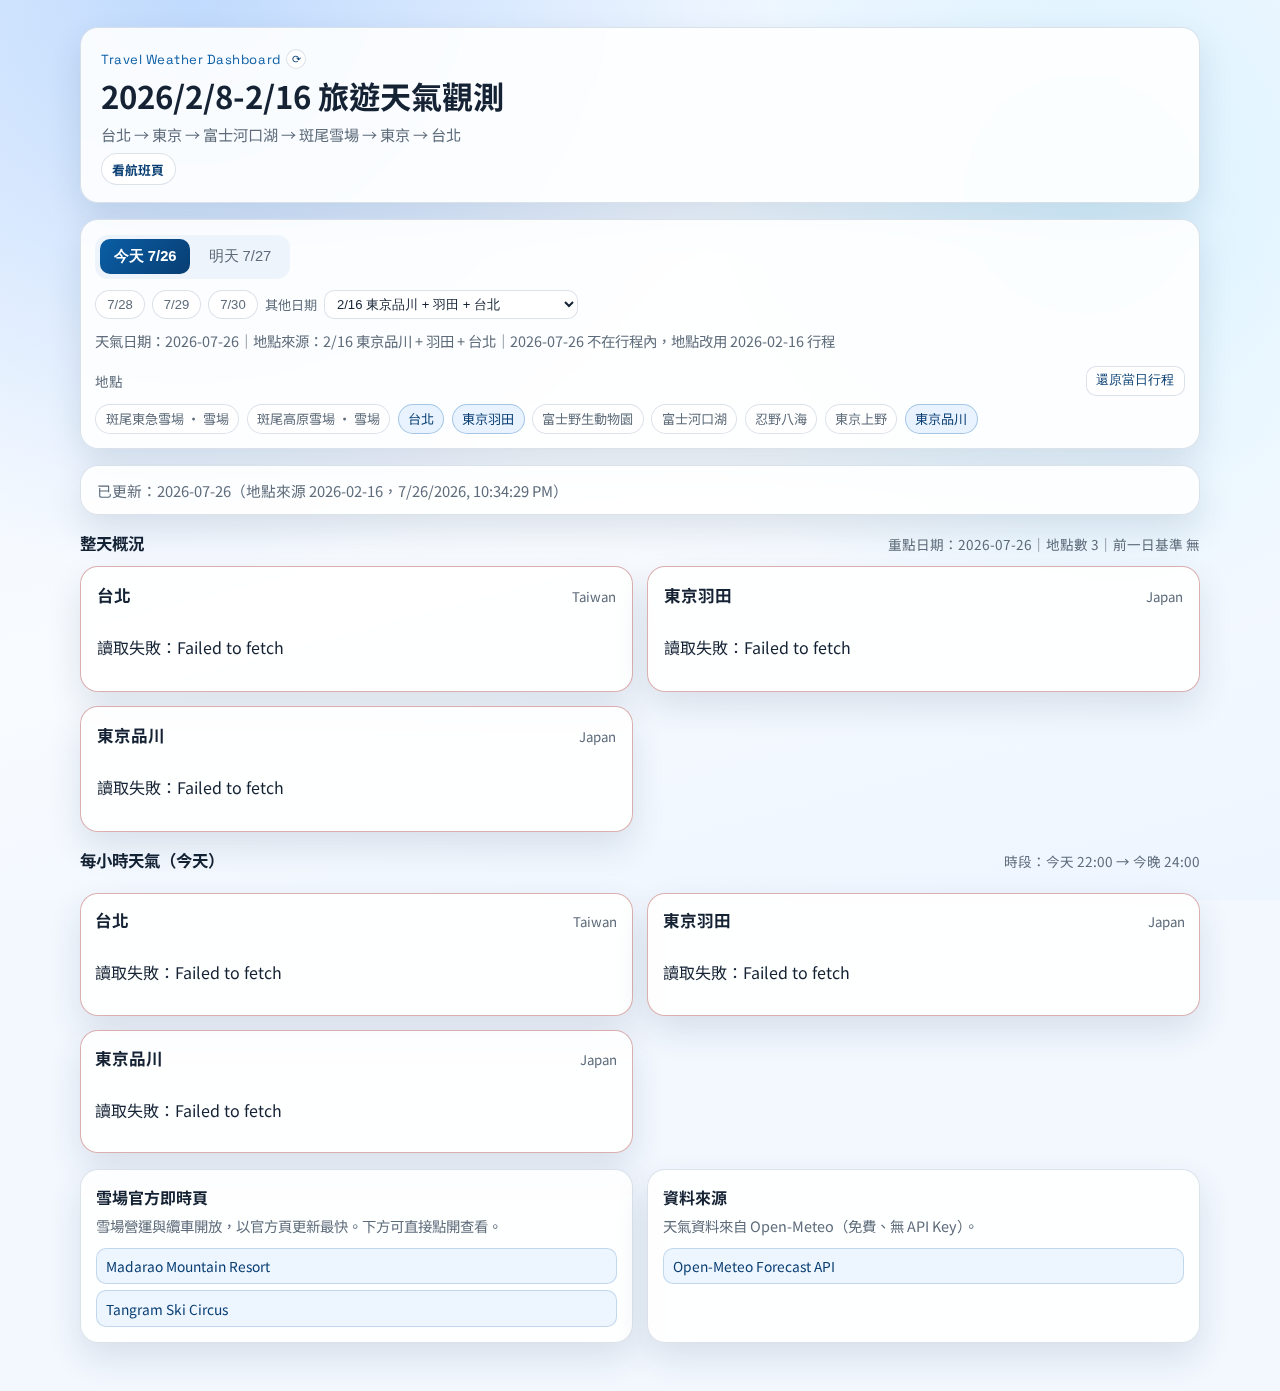
<file: index.html>
<!doctype html>
<html lang="zh-Hant">
  <head>
    <meta charset="UTF-8" />
    <meta name="viewport" content="width=device-width, initial-scale=1.0" />
    <title>2026/2/8-2/16 旅遊天氣觀測</title>
    <link
      rel="stylesheet"
      href="https://fonts.googleapis.com/css2?family=Noto+Sans+TC:wght@400;600;700&family=Space+Grotesk:wght@500;700&display=swap"
    />
    <link rel="stylesheet" href="./styles.css" />
  </head>
  <body>
    <div class="page-bg"></div>
    <main class="app-shell">
      <header class="app-header">
        <div>
          <div class="eyebrow-row">
            <p class="eyebrow">Travel Weather Dashboard</p>
            <button id="refreshBtn" class="refresh-btn" type="button" aria-label="重新整理" title="重新整理">
              <span class="refresh-icon" aria-hidden="true">⟳</span>
            </button>
          </div>
          <h1>2026/2/8-2/16 旅遊天氣觀測</h1>
          <p class="subtitle">台北 → 東京 → 富士河口湖 → 斑尾雪場 → 東京 → 台北</p>
          <nav class="page-nav" aria-label="頁面導覽">
            <a href="./flight-status.html">看航班頁</a>
          </nav>
        </div>
      </header>

      <section class="mode-panel">
        <div class="mode-switch" role="tablist" aria-label="看板模式">
          <button id="todayModeBtn" class="mode-btn active" type="button" data-mode="today">今天總覽</button>
          <button id="tomorrowModeBtn" class="mode-btn" type="button" data-mode="tomorrow">明天總覽</button>
        </div>
        <div class="date-switch" aria-label="後續日期">
          <button class="day-btn" type="button" data-offset="2">--/--</button>
          <button class="day-btn" type="button" data-offset="3">--/--</button>
          <button class="day-btn" type="button" data-offset="4">--/--</button>
          <label class="date-select-wrap">
            <span>其他日期</span>
            <select id="customDateSelect"></select>
          </label>
        </div>
        <p id="planHint" class="plan-hint"></p>
        <div class="location-panel">
          <div class="location-panel-head">
            <p>地點</p>
            <button id="resetLocationsBtn" class="ghost-btn" type="button">還原當日行程</button>
          </div>
          <div id="locationFilters" class="location-filters"></div>
        </div>
      </section>

      <section class="status-panel">
        <p id="statusText">準備載入資料...</p>
      </section>

      <section>
        <div class="section-head">
          <h2>整天概況</h2>
          <p id="dailySectionHint"></p>
        </div>
        <section id="cardsGrid" class="cards-grid" aria-live="polite"></section>
      </section>

      <section class="hourly-section">
        <div class="section-head">
          <h2 id="hourlyTitle">每小時天氣</h2>
          <p id="hourlyHint"></p>
        </div>
        <div id="hourlyGrid" class="hourly-grid" aria-live="polite"></div>
      </section>

      <section class="info-grid">
        <article class="info-card">
          <h2>雪場官方即時頁</h2>
          <p>雪場營運與纜車開放，以官方頁更新最快。下方可直接點開查看。</p>
          <div class="links">
            <a href="https://www.madarao.jp/ski/" target="_blank" rel="noreferrer">Madarao Mountain Resort</a>
            <a href="https://www.tangram.jp/ski/" target="_blank" rel="noreferrer">Tangram Ski Circus</a>
          </div>
        </article>
        <article class="info-card">
          <h2>資料來源</h2>
          <p>天氣資料來自 Open-Meteo（免費、無 API Key）。</p>
          <div class="links">
            <a href="https://open-meteo.com/en/docs" target="_blank" rel="noreferrer">Open-Meteo Forecast API</a>
          </div>
        </article>
      </section>
    </main>

    <template id="weatherCardTemplate">
      <article class="weather-card">
        <header class="card-header">
          <h2 class="location-name"></h2>
          <span class="location-meta"></span>
        </header>
        <section class="daily-overview-row">
          <p class="overview-weather"></p>
          <p class="overview-temp"></p>
          <p class="overview-rain"></p>
          <p class="overview-snow"></p>
          <p class="trend-note"></p>
        </section>
        <section class="now-row">
          <p class="metric-label">現在</p>
          <p class="main-temp"></p>
          <p class="main-desc"></p>
          <div class="metric-side">
            <p class="metric-line wind-line"></p>
            <p class="metric-line precip-line"></p>
            <p class="metric-line snow-line"></p>
          </div>
        </section>
      </article>
    </template>

    <template id="hourlyCardTemplate">
      <article class="hourly-card">
        <header class="card-header">
          <h3 class="location-name"></h3>
          <span class="location-meta"></span>
        </header>
        <section class="hour-chips"></section>
      </article>
    </template>

    <script src="./app.js" type="module"></script>
  </body>
</html>
</file>
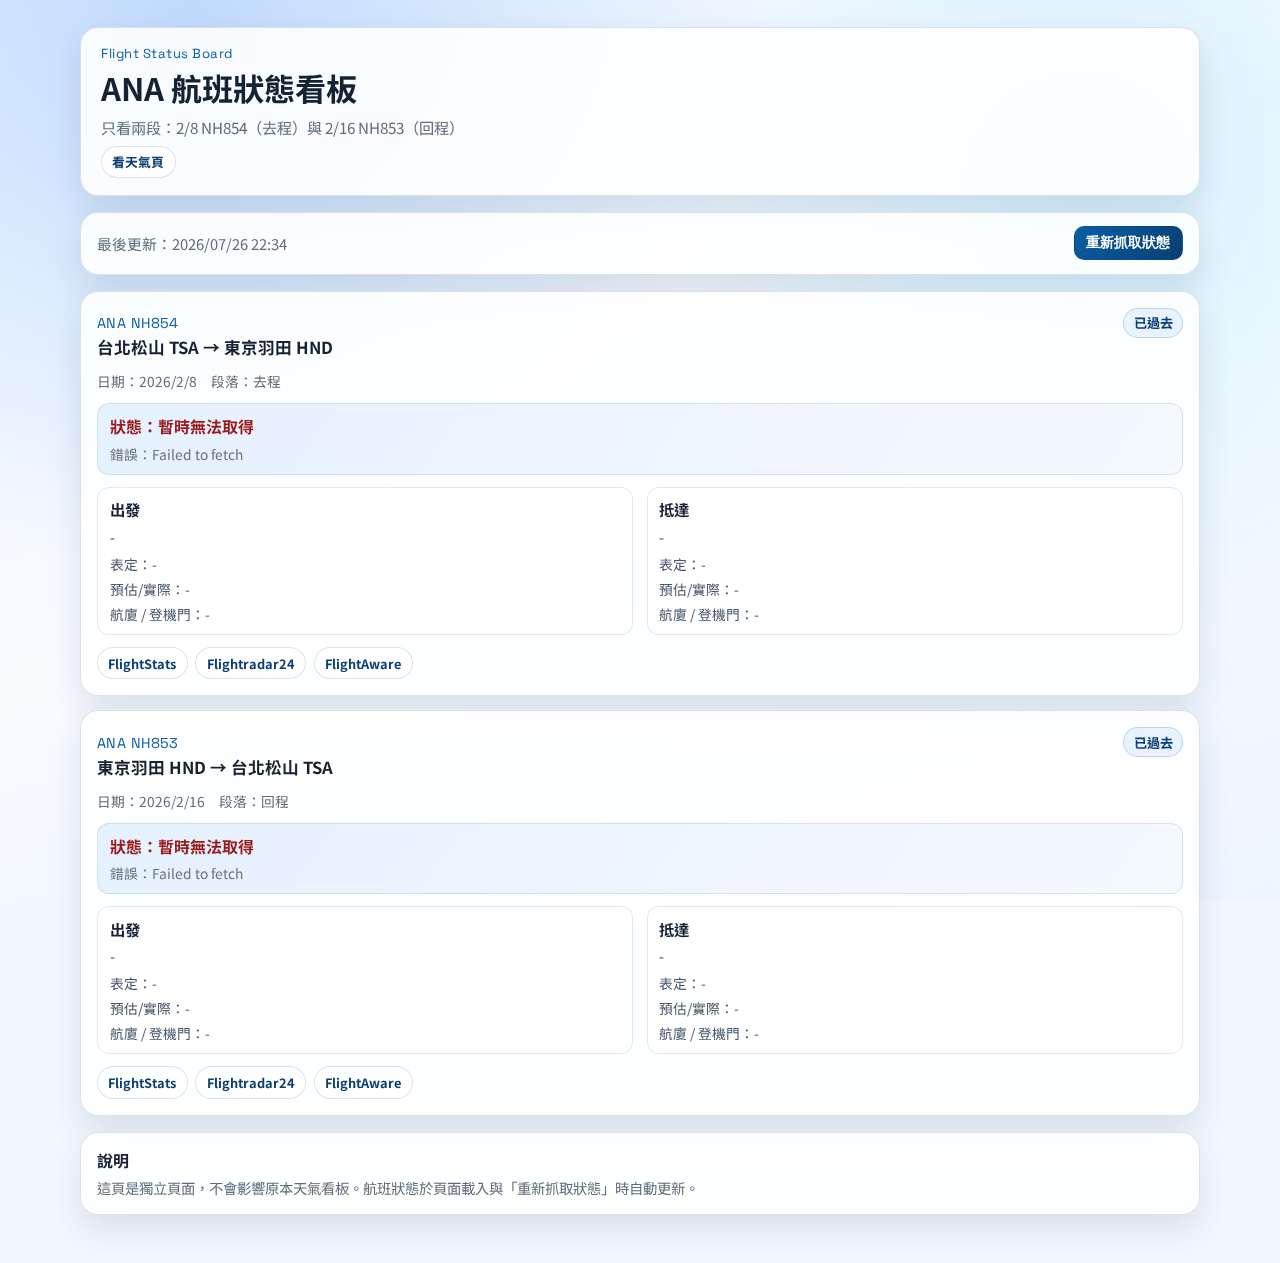
<file: flight-status.html>
<!doctype html>
<html lang="zh-Hant">
  <head>
    <meta charset="UTF-8" />
    <meta name="viewport" content="width=device-width, initial-scale=1.0" />
    <title>ANA 航班狀態看板</title>
    <link
      rel="stylesheet"
      href="https://fonts.googleapis.com/css2?family=Noto+Sans+TC:wght@400;600;700&family=Space+Grotesk:wght@500;700&display=swap"
    />
    <link rel="stylesheet" href="./flight-status.css" />
  </head>
  <body>
    <div class="page-bg" aria-hidden="true"></div>
    <main class="app-shell">
      <header class="app-header">
        <p class="eyebrow">Flight Status Board</p>
        <h1>ANA 航班狀態看板</h1>
        <p class="subtitle">只看兩段：2/8 NH854（去程）與 2/16 NH853（回程）</p>
        <nav class="page-nav" aria-label="頁面導覽">
          <a href="./index.html">看天氣頁</a>
        </nav>
      </header>

      <section class="toolbar">
        <p id="updatedAt" class="updated-at">最後更新：--</p>
        <div class="toolbar-actions">
          <button id="refreshBtn" type="button">重新抓取狀態</button>
        </div>
      </section>

      <section id="cards" class="cards" aria-live="polite">
        <p class="load-msg">載入航班資料中...</p>
      </section>

      <section class="hint-box">
        <h2>說明</h2>
        <p>
          這頁是獨立頁面，不會影響原本天氣看板。航班狀態於頁面載入與「重新抓取狀態」時自動更新。
        </p>
      </section>
    </main>

    <template id="flightCardTemplate">
      <article class="flight-card">
        <header class="card-header">
          <div>
            <p class="flight-no"></p>
            <h2 class="route"></h2>
          </div>
          <span class="day-tag"></span>
        </header>

        <section class="meta-row">
          <p class="flight-date"></p>
          <p class="flight-note"></p>
        </section>

        <section class="status-row">
          <p class="status-main">狀態：讀取中...</p>
          <p class="update-time"></p>
          <p class="status-note"></p>
        </section>

        <section class="time-grid">
          <article class="time-card">
            <h3>出發</h3>
            <p class="airport dep-airport"></p>
            <p class="line">表定：<span class="dep-scheduled"></span></p>
            <p class="line">預估/實際：<span class="dep-estimated"></span></p>
            <p class="line">航廈 / 登機門：<span class="dep-terminal-gate"></span></p>
          </article>
          <article class="time-card">
            <h3>抵達</h3>
            <p class="airport arr-airport"></p>
            <p class="line">表定：<span class="arr-scheduled"></span></p>
            <p class="line">預估/實際：<span class="arr-estimated"></span></p>
            <p class="line">航廈 / 登機門：<span class="arr-terminal-gate"></span></p>
          </article>
        </section>

        <section class="links-row">
          <a class="query-link flightstats-link" target="_blank" rel="noreferrer">FlightStats</a>
          <a class="query-link flightradar-link" target="_blank" rel="noreferrer">Flightradar24</a>
          <a class="query-link flightaware-link" target="_blank" rel="noreferrer">FlightAware</a>
        </section>
      </article>
    </template>

    <script src="./flight-status.js"></script>
  </body>
</html>
</file>
<file: styles.css>
:root {
  --bg: #f3f8ff;
  --text: #142234;
  --muted: #5d6b7a;
  --panel: rgba(255, 255, 255, 0.88);
  --panel-border: rgba(17, 59, 112, 0.15);
  --accent: #0a5ea5;
  --accent-strong: #083e73;
  --chip: #e9f3ff;
  --error: #991b1b;
  --shadow: 0 15px 34px rgba(13, 48, 86, 0.12);
}

* {
  box-sizing: border-box;
}

body {
  margin: 0;
  font-family: "Noto Sans TC", "PingFang TC", sans-serif;
  color: var(--text);
  background: var(--bg);
  min-height: 100vh;
}

.page-bg {
  position: fixed;
  inset: 0;
  z-index: -1;
  background:
    radial-gradient(circle at 15% 0%, rgba(37, 125, 247, 0.23), transparent 41%),
    radial-gradient(circle at 85% 24%, rgba(105, 212, 255, 0.21), transparent 34%),
    linear-gradient(165deg, #eef6ff 0%, #f8fbff 56%, #edf5ff 100%);
}

.app-shell {
  width: min(1120px, 92vw);
  margin: 1.7rem auto 3rem;
  display: grid;
  gap: 1rem;
}

.app-header,
.mode-panel,
.status-panel,
.weather-card,
.hourly-card,
.info-card {
  background: var(--panel);
  border: 1px solid var(--panel-border);
  border-radius: 18px;
  box-shadow: var(--shadow);
  backdrop-filter: blur(7px);
}

.app-header {
  padding: 1.05rem 1.25rem;
  display: flex;
  align-items: flex-start;
  gap: 1rem;
}

.eyebrow-row {
  display: inline-flex;
  align-items: center;
  gap: 0.35rem;
}

.eyebrow {
  margin: 0;
  font-family: "Space Grotesk", sans-serif;
  color: var(--accent);
  font-size: 0.82rem;
  letter-spacing: 0.04em;
}

h1 {
  margin: 0.2rem 0 0;
  font-size: clamp(1.2rem, 2.5vw, 1.95rem);
}

.subtitle {
  margin: 0.35rem 0 0;
  color: var(--muted);
  font-size: 0.95rem;
}

.page-nav {
  margin-top: 0.5rem;
}

.page-nav a {
  display: inline-block;
  border: 1px solid var(--panel-border);
  border-radius: 999px;
  background: #fff;
  color: var(--accent-strong);
  text-decoration: none;
  padding: 0.35rem 0.65rem;
  font-size: 0.8rem;
  font-weight: 700;
}

.page-nav a:hover {
  background: #eef5ff;
}

.refresh-btn {
  width: 20px;
  height: 20px;
  border: 1px solid var(--panel-border);
  border-radius: 999px;
  padding: 0;
  background: #fff;
  color: var(--accent-strong);
  display: grid;
  place-items: center;
  cursor: pointer;
}

.refresh-btn:hover {
  background: #eef5ff;
}

.refresh-icon {
  font-size: 0.68rem;
  line-height: 1;
}

.mode-panel {
  padding: 0.9rem;
  display: grid;
  gap: 0.65rem;
}

.mode-switch {
  width: fit-content;
  background: #eef4fb;
  border-radius: 13px;
  padding: 0.3rem;
  display: flex;
  gap: 0.3rem;
}

.mode-btn {
  border: 0;
  border-radius: 10px;
  padding: 0.5rem 0.85rem;
  background: transparent;
  color: var(--muted);
  font-size: 0.92rem;
  cursor: pointer;
}

.mode-btn.active {
  background: linear-gradient(130deg, var(--accent), var(--accent-strong));
  color: #fff;
  font-weight: 700;
}

.date-switch {
  display: flex;
  flex-wrap: wrap;
  gap: 0.45rem;
  align-items: center;
}

.day-btn {
  border: 1px solid var(--panel-border);
  border-radius: 999px;
  background: #fff;
  color: var(--muted);
  padding: 0.38rem 0.68rem;
  font-size: 0.82rem;
  cursor: pointer;
}

.day-btn.active {
  background: #e8f3ff;
  color: var(--accent-strong);
  border-color: rgba(10, 94, 165, 0.3);
  font-weight: 700;
}

.date-select-wrap {
  display: flex;
  align-items: center;
  gap: 0.45rem;
  font-size: 0.82rem;
  color: var(--muted);
}

.date-select-wrap select {
  border: 1px solid var(--panel-border);
  border-radius: 10px;
  background: #fff;
  padding: 0.33rem 0.5rem;
  color: var(--text);
  font-size: 0.82rem;
}

.plan-hint {
  margin: 0;
  color: var(--muted);
  font-size: 0.9rem;
}

.location-panel {
  display: grid;
  gap: 0.5rem;
  padding-top: 0.3rem;
}

.location-panel-head {
  display: flex;
  justify-content: space-between;
  align-items: center;
  gap: 0.6rem;
}

.location-panel-head p {
  margin: 0;
  color: var(--muted);
  font-size: 0.85rem;
}

.ghost-btn {
  border: 1px solid var(--panel-border);
  background: #fff;
  color: var(--accent-strong);
  border-radius: 10px;
  padding: 0.35rem 0.58rem;
  font-size: 0.8rem;
  cursor: pointer;
}

.ghost-btn:hover {
  background: #eef5ff;
}

.location-filters {
  display: flex;
  flex-wrap: wrap;
  gap: 0.48rem;
}

.location-pill {
  border: 1px solid var(--panel-border);
  border-radius: 999px;
  background: #fff;
  padding: 0.28rem 0.58rem;
  font-size: 0.82rem;
  color: var(--muted);
  cursor: pointer;
  user-select: none;
}

.location-pill input {
  display: none;
}

.location-pill.is-selected {
  background: #e8f3ff;
  color: var(--accent-strong);
  border-color: rgba(10, 94, 165, 0.3);
}

.status-panel {
  padding: 0.85rem 1rem;
}

.status-panel p {
  margin: 0;
  color: var(--muted);
  font-size: 0.92rem;
}

.section-head {
  display: flex;
  justify-content: space-between;
  align-items: baseline;
  gap: 0.7rem;
  margin-bottom: 0.65rem;
}

.section-head h2 {
  margin: 0;
  font-size: 1.03rem;
}

.section-head p {
  margin: 0;
  color: var(--muted);
  font-size: 0.85rem;
  text-align: right;
}

.cards-grid {
  display: grid;
  grid-template-columns: repeat(2, minmax(0, 1fr));
  gap: 0.9rem;
}

.weather-card {
  padding: 1rem;
  display: grid;
  gap: 0.75rem;
}

.weather-card.error,
.hourly-card.error {
  border-color: rgba(153, 27, 27, 0.35);
}

.card-header {
  display: flex;
  justify-content: space-between;
  align-items: baseline;
  gap: 0.8rem;
}

.card-header h2,
.card-header h3 {
  margin: 0;
  font-size: 1.04rem;
}

.card-header span {
  color: var(--muted);
  font-size: 0.83rem;
}

.daily-overview-row {
  background: linear-gradient(125deg, #e6f1ff, #f4f9ff);
  border: 1px solid rgba(16, 94, 167, 0.13);
  border-radius: 12px;
  padding: 0.62rem 0.72rem;
}

.overview-weather {
  margin: 0;
  font-weight: 700;
  font-size: 0.9rem;
}

.overview-temp,
.overview-rain,
.overview-snow {
  margin: 0.23rem 0 0;
  color: var(--muted);
  font-size: 0.84rem;
}

.trend-note {
  margin: 0.32rem 0 0;
  color: #4b6580;
  font-size: 0.76rem;
}

.now-row {
  display: grid;
  gap: 0.28rem;
}

.metric-label {
  margin: 0;
  color: var(--muted);
  font-size: 0.8rem;
}

.main-temp {
  margin: 0;
  font-size: 1.95rem;
  font-family: "Space Grotesk", sans-serif;
}

.main-desc {
  margin: 0;
  color: var(--muted);
  font-size: 0.88rem;
}

.metric-side {
  margin-top: 0.35rem;
  display: grid;
  gap: 0.35rem;
  grid-template-columns: repeat(3, minmax(0, 1fr));
}

.metric-line {
  margin: 0;
  background: var(--chip);
  border-radius: 9px;
  padding: 0.37rem 0.55rem;
  font-size: 0.8rem;
}

.hourly-section {
  display: grid;
  gap: 0.65rem;
}

.hourly-grid {
  display: grid;
  grid-template-columns: repeat(2, minmax(0, 1fr));
  gap: 0.9rem;
}

.hourly-card {
  padding: 0.9rem;
  display: grid;
  gap: 0.75rem;
}

.hour-chips {
  display: grid;
  grid-template-columns: repeat(4, minmax(0, 1fr));
  gap: 0.5rem;
}

.hour-chip {
  border: 1px solid var(--panel-border);
  border-radius: 12px;
  background: #fff;
  padding: 0.5rem;
}

.hour-chip.is-current-hour {
  border: 2px solid rgba(10, 94, 165, 0.68);
  background: #eaf4ff;
  box-shadow: inset 0 0 0 1px rgba(10, 94, 165, 0.18);
}

.hour-time {
  margin: 0;
  font-family: "Space Grotesk", sans-serif;
  color: var(--accent-strong);
  font-size: 0.82rem;
}

.hour-temp {
  margin: 0.18rem 0 0;
  font-size: 1rem;
  font-weight: 700;
}

.hour-weather {
  margin: 0.2rem 0 0;
  font-size: 0.86rem;
  color: var(--accent-strong);
  line-height: 1.35;
}

.hour-meta {
  margin: 0.2rem 0 0;
  font-size: 0.78rem;
  color: var(--muted);
  line-height: 1.35;
}

.hour-empty {
  margin: 0;
  color: var(--muted);
  font-size: 0.84rem;
}

.info-grid {
  display: grid;
  grid-template-columns: repeat(2, minmax(0, 1fr));
  gap: 0.9rem;
}

.info-card {
  padding: 0.95rem;
}

.info-card h2 {
  margin: 0;
  font-size: 1rem;
}

.info-card p {
  margin: 0.36rem 0 0;
  color: var(--muted);
  font-size: 0.9rem;
  line-height: 1.5;
}

.links {
  margin-top: 0.7rem;
  display: grid;
  gap: 0.4rem;
}

.links a {
  color: var(--accent-strong);
  text-decoration: none;
  background: #edf5ff;
  border: 1px solid rgba(15, 94, 168, 0.2);
  border-radius: 10px;
  padding: 0.45rem 0.55rem;
  font-size: 0.86rem;
}

.links a:hover {
  background: #deecff;
}

@media (max-width: 980px) {
  .cards-grid,
  .hourly-grid,
  .info-grid {
    grid-template-columns: 1fr;
  }

  .hour-chips {
    grid-template-columns: repeat(4, minmax(0, 1fr));
  }
}

@media (max-width: 700px) {
  .app-shell {
    margin-top: 1rem;
  }

  .app-header {
    flex-direction: column;
    align-items: stretch;
  }

  .section-head {
    flex-direction: column;
    align-items: flex-start;
  }

  .section-head p {
    text-align: left;
  }

  .location-panel-head {
    flex-direction: column;
    align-items: flex-start;
  }

  .date-select-wrap {
    width: 100%;
    justify-content: space-between;
  }

  .date-select-wrap select {
    width: min(220px, 100%);
  }

  .metric-side {
    grid-template-columns: 1fr;
  }

}
</file>
<file: flight-status.css>
:root {
  --bg: #f3f8ff;
  --text: #142234;
  --muted: #5d6b7a;
  --panel: rgba(255, 255, 255, 0.88);
  --panel-border: rgba(17, 59, 112, 0.15);
  --accent: #0a5ea5;
  --accent-strong: #083e73;
  --chip: #e9f3ff;
  --error: #991b1b;
  --warn: #b45309;
  --ok: #166534;
  --shadow: 0 15px 34px rgba(13, 48, 86, 0.12);
}

* {
  box-sizing: border-box;
}

body {
  margin: 0;
  font-family: "Noto Sans TC", "PingFang TC", sans-serif;
  color: var(--text);
  background: var(--bg);
  min-height: 100vh;
}

.page-bg {
  position: fixed;
  inset: 0;
  z-index: -1;
  background:
    radial-gradient(circle at 15% 0%, rgba(37, 125, 247, 0.23), transparent 41%),
    radial-gradient(circle at 85% 24%, rgba(105, 212, 255, 0.21), transparent 34%),
    linear-gradient(165deg, #eef6ff 0%, #f8fbff 56%, #edf5ff 100%);
}

.app-shell {
  width: min(1120px, 92vw);
  margin: 1.7rem auto 3rem;
  display: grid;
  gap: 1rem;
}

.app-header,
.toolbar,
.flight-card,
.hint-box {
  background: var(--panel);
  border: 1px solid var(--panel-border);
  border-radius: 18px;
  box-shadow: var(--shadow);
  backdrop-filter: blur(7px);
}

.app-header {
  padding: 1.05rem 1.25rem;
}

.eyebrow {
  margin: 0;
  font-family: "Space Grotesk", sans-serif;
  color: var(--accent);
  font-size: 0.82rem;
  letter-spacing: 0.04em;
}

.app-header h1 {
  margin: 0.2rem 0 0;
  font-size: clamp(1.2rem, 2.5vw, 1.95rem);
}

.subtitle {
  margin: 0.35rem 0 0;
  color: var(--muted);
  font-size: 0.95rem;
}

.page-nav {
  margin-top: 0.5rem;
}

.page-nav a {
  display: inline-block;
  border: 1px solid var(--panel-border);
  border-radius: 999px;
  background: #fff;
  color: var(--accent-strong);
  text-decoration: none;
  padding: 0.35rem 0.65rem;
  font-size: 0.8rem;
  font-weight: 700;
}

.page-nav a:hover {
  background: #eef5ff;
}

.toolbar {
  padding: 0.85rem 1rem;
  display: flex;
  align-items: center;
  justify-content: space-between;
  gap: 0.75rem;
}

.updated-at {
  margin: 0;
  color: var(--muted);
  font-size: 0.92rem;
}

.toolbar-actions {
  display: flex;
  gap: 0.5rem;
}

button {
  border: 1px solid transparent;
  border-radius: 10px;
  padding: 0.44rem 0.72rem;
  background: linear-gradient(130deg, var(--accent), var(--accent-strong));
  color: #fff;
  font-size: 0.85rem;
  font-weight: 700;
  cursor: pointer;
}

button:hover {
  filter: brightness(1.05);
}

button:disabled {
  opacity: 0.6;
  cursor: not-allowed;
}

.cards {
  display: grid;
  gap: 0.9rem;
}

.flight-card {
  padding: 1rem;
  display: grid;
  gap: 0.75rem;
}

.card-header {
  display: flex;
  justify-content: space-between;
  align-items: baseline;
  gap: 0.8rem;
}

.flight-no {
  margin: 0;
  font-family: "Space Grotesk", sans-serif;
  color: var(--accent);
  font-size: 0.9rem;
  letter-spacing: 0.03em;
}

.route {
  margin: 0.18rem 0 0;
  font-size: 1.04rem;
}

.day-tag {
  border-radius: 999px;
  background: var(--chip);
  color: var(--accent-strong);
  border: 1px solid rgba(10, 94, 165, 0.2);
  padding: 0.28rem 0.58rem;
  font-size: 0.82rem;
  font-weight: 700;
  white-space: nowrap;
}

.meta-row {
  display: flex;
  flex-wrap: wrap;
  gap: 0.45rem 0.9rem;
}

.meta-row p {
  margin: 0;
  color: var(--muted);
  font-size: 0.86rem;
}

.status-row {
  background: linear-gradient(125deg, #e6f1ff, #f4f9ff);
  border: 1px solid rgba(16, 94, 167, 0.13);
  border-radius: 12px;
  padding: 0.62rem 0.72rem;
}

.status-main {
  margin: 0;
  font-size: 1rem;
  font-weight: 700;
  color: var(--accent-strong);
}

.status-main.is-delayed {
  color: var(--warn);
}

.status-main.is-cancelled {
  color: var(--error);
}

.status-main.is-arrived,
.status-main.is-ontime {
  color: var(--ok);
}

.update-time,
.status-note {
  margin: 0.35rem 0 0;
  color: var(--muted);
  font-size: 0.86rem;
}

.status-note {
  color: #6b7280;
}

.time-grid {
  display: grid;
  grid-template-columns: repeat(2, minmax(0, 1fr));
  gap: 0.85rem;
}

.time-card {
  border: 1px solid rgba(16, 94, 167, 0.13);
  border-radius: 12px;
  padding: 0.65rem 0.72rem;
  background: #fff;
}

.time-card h3 {
  margin: 0;
  font-size: 0.96rem;
}

.airport {
  margin: 0.35rem 0 0.45rem;
  color: #2f3f54;
  font-size: 0.9rem;
}

.line {
  margin: 0.3rem 0 0;
  color: #44566a;
  font-size: 0.86rem;
}

.time-estimated {
  color: var(--error);
  font-weight: 700;
}

.links-row {
  display: flex;
  flex-wrap: wrap;
  gap: 0.48rem;
}

.query-link {
  border: 1px solid var(--panel-border);
  border-radius: 999px;
  background: #fff;
  color: var(--accent-strong);
  text-decoration: none;
  padding: 0.35rem 0.65rem;
  font-size: 0.8rem;
  font-weight: 700;
}

.query-link:hover {
  background: #eef5ff;
}

.hint-box {
  padding: 0.95rem 1rem;
}

.hint-box h2 {
  margin: 0;
  font-size: 1rem;
}

.hint-box p {
  margin: 0.35rem 0 0;
  color: var(--muted);
  font-size: 0.9rem;
}

.load-msg {
  margin: 0;
  padding: 0.85rem 1rem;
  border: 1px dashed var(--panel-border);
  border-radius: 12px;
  background: rgba(255, 255, 255, 0.84);
  color: var(--muted);
}

@media (max-width: 900px) {
  .time-grid {
    grid-template-columns: 1fr;
  }
}

@media (max-width: 640px) {
  .toolbar {
    flex-direction: column;
    align-items: flex-start;
  }

  .toolbar-actions {
    width: 100%;
  }

  .toolbar-actions button {
    width: 100%;
  }
}
</file>
